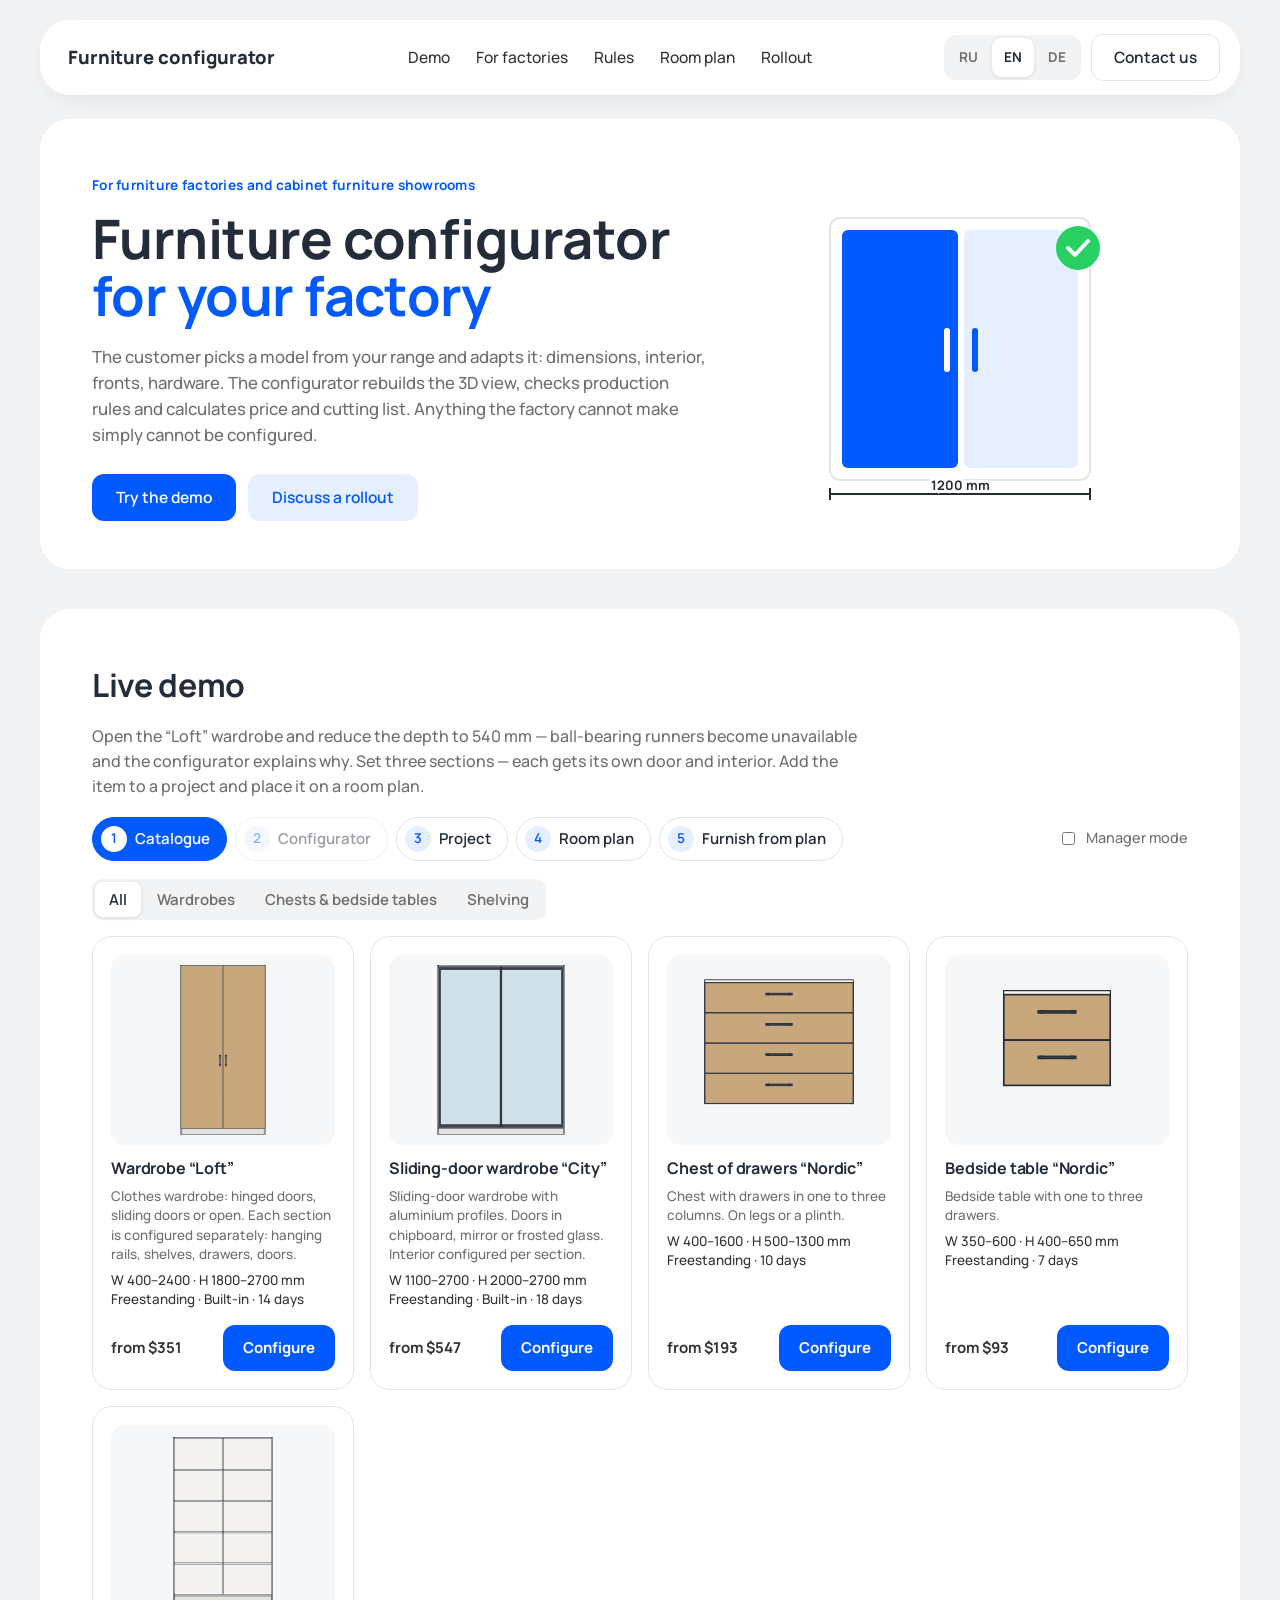
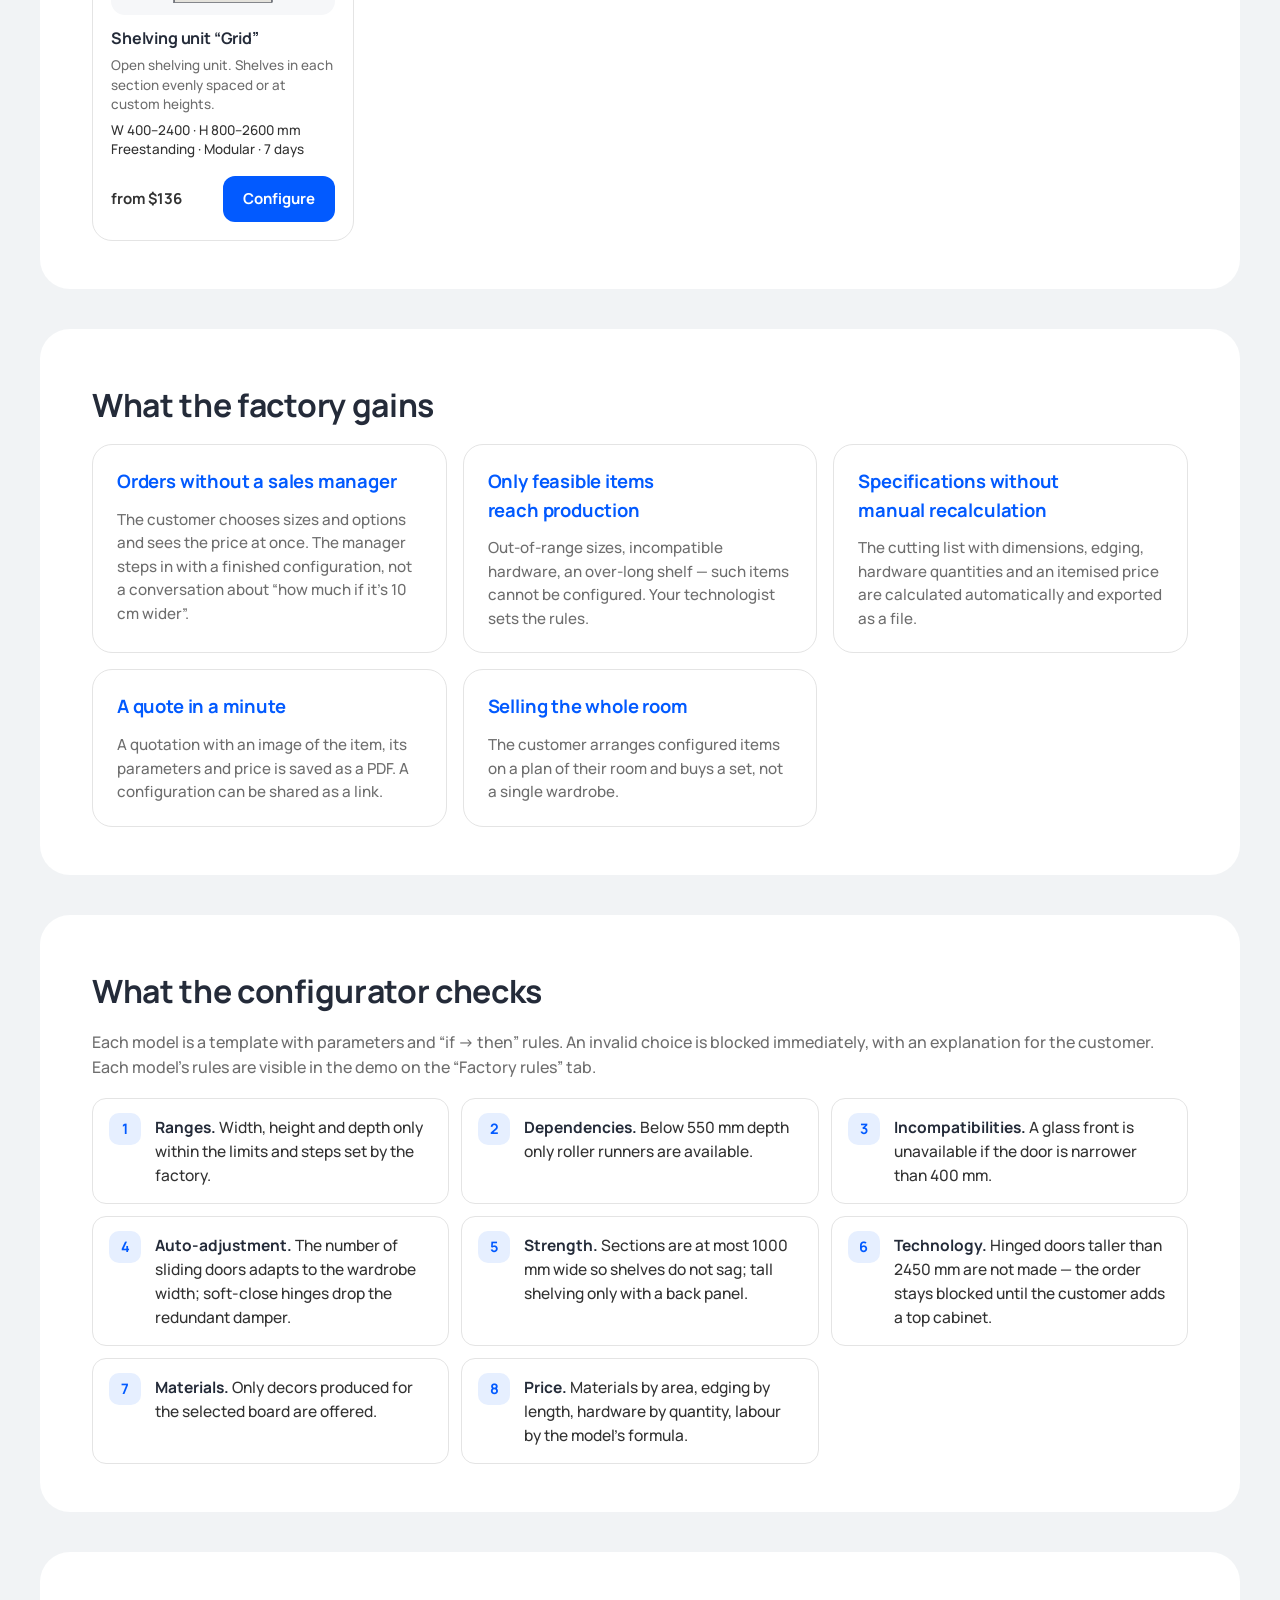
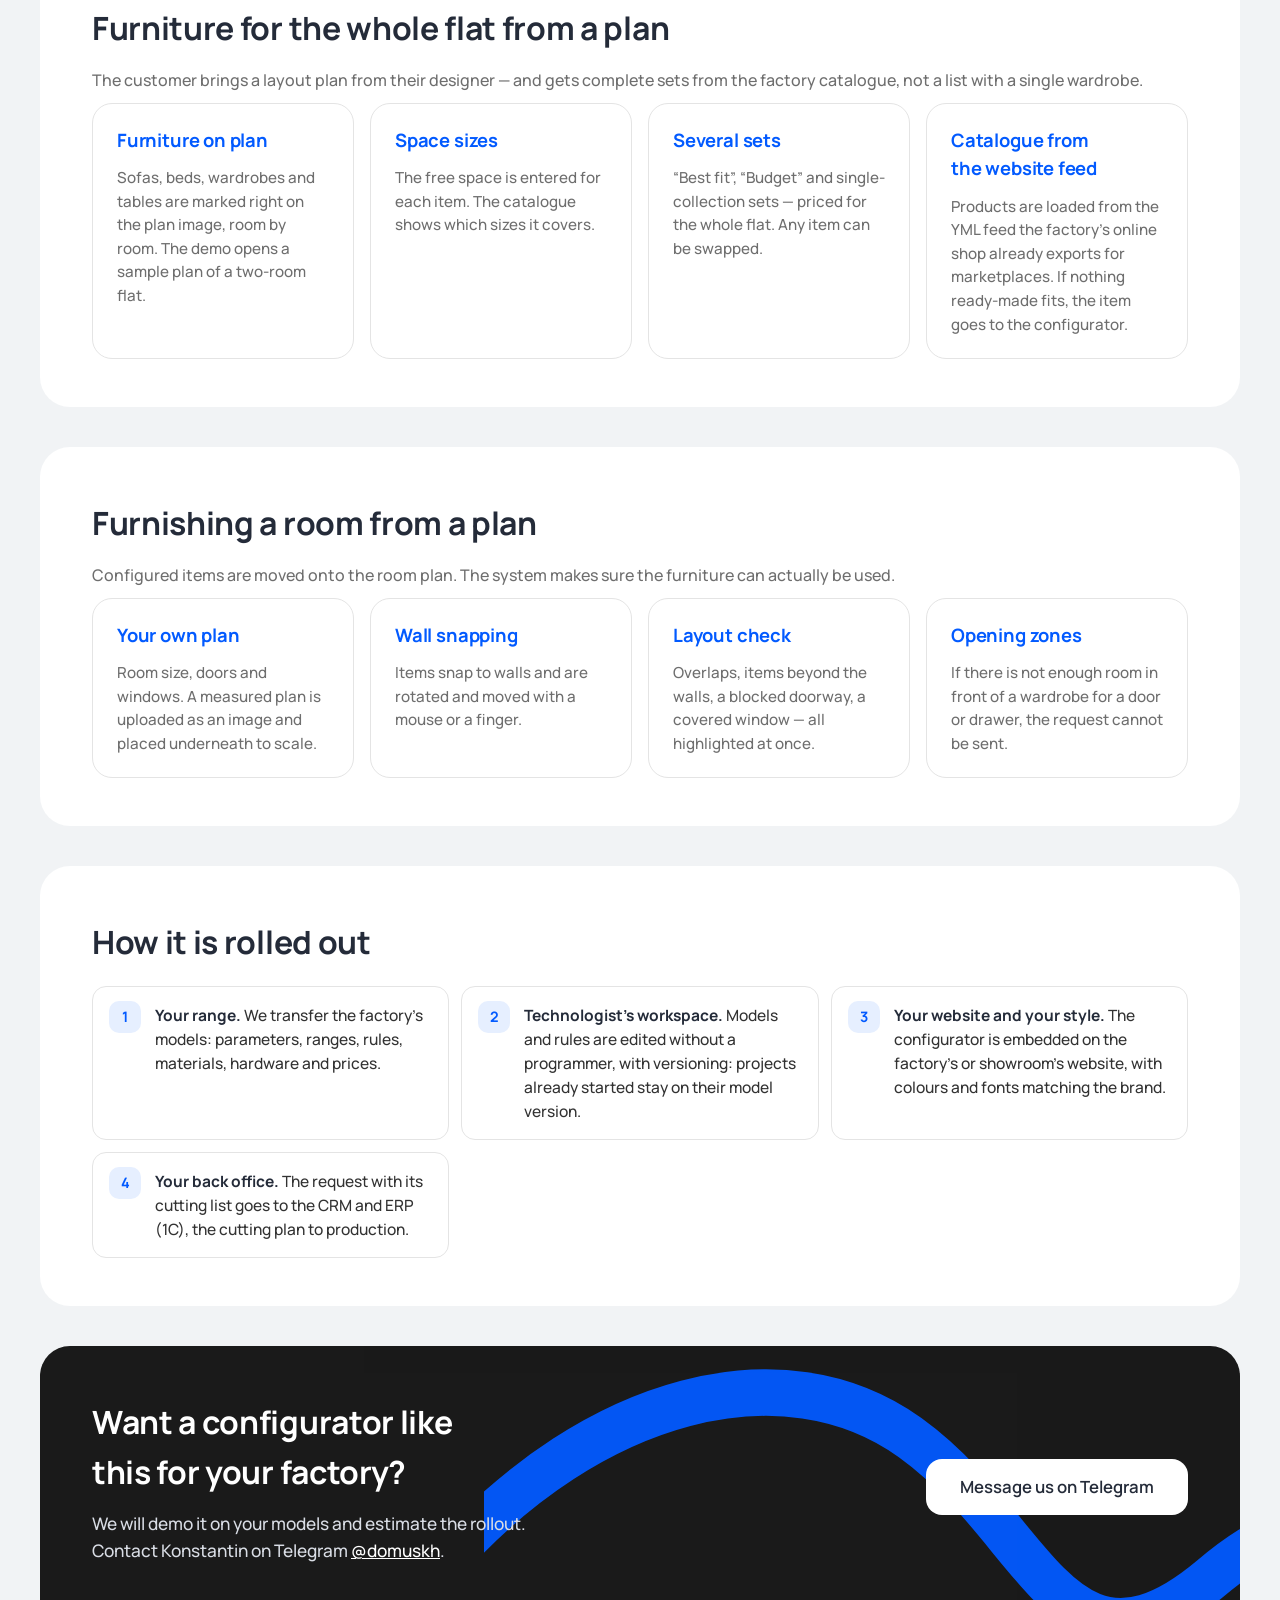
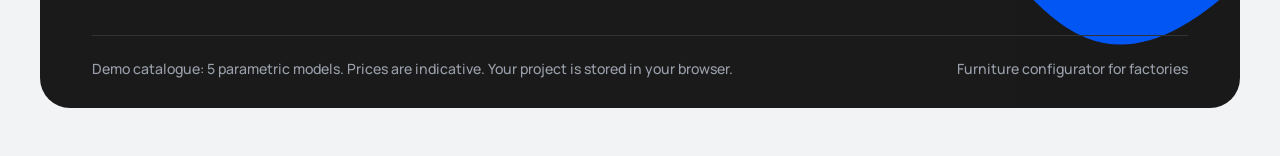
<file: index.html>
<!doctype html>
<html lang="ru">
<head>
  <meta charset="utf-8" />
  <meta name="viewport" content="width=device-width, initial-scale=1" />
  <title data-t>Конструктор мебели для вашей фабрики</title>
  <meta name="description" data-t-attr="content" content="Клиент сам настраивает шкаф, комод или стеллаж из ассортимента фабрики: 3D, правила производства, цена и деталировка пересчитываются мгновенно. Живое демо." />
  <link rel="preconnect" href="https://fonts.googleapis.com" />
  <link rel="stylesheet" href="https://fonts.googleapis.com/css2?family=Manrope:wght@500;600;700;800&display=swap" />
  <link rel="icon" href="data:image/svg+xml,%3Csvg xmlns=%27http://www.w3.org/2000/svg%27 viewBox=%270 0 32 32%27%3E%3Crect width=%2732%27 height=%2732%27 rx=%279%27 fill=%27%23025aff%27/%3E%3Cpath d=%27M9 7h14v18H9zM16 7v18M13 15v3M19 15v3%27 fill=%27none%27 stroke=%27%23fff%27 stroke-width=%272.2%27 stroke-linecap=%27round%27/%3E%3C/svg%3E" />
  <script type="module" crossorigin src="./assets/main-C-aB2QY3.js"></script>
  <link rel="stylesheet" crossorigin href="./assets/main-C3VaAbwR.css">
</head>
<body>
<div class="page">

  <header class="bar">
    <a class="brand" href="#top" data-t>Конструктор мебели</a>
    <nav class="bar-links" aria-label="Разделы" data-t-attr="aria-label">
      <a href="#demo" data-t>Демо</a>
      <a href="#value" data-t>Фабрике</a>
      <a href="#rules" data-t>Правила</a>
      <a href="#room" data-t>План помещения</a>
      <a href="#embed" data-t>Внедрение</a>
    </nav>
    <div class="bar-actions">
      <div class="lang-switch" role="group" aria-label="Язык" data-t-attr="aria-label"><button type="button" data-lang="ru" lang="ru">RU</button><button type="button" data-lang="en" lang="en">EN</button><button type="button" data-lang="de" lang="de">DE</button></div>
      <a class="btn btn-outline" href="https://t.me/domuskh" target="_blank" rel="noopener" data-t>Написать нам</a>
    </div>
  </header>

  <main id="top">
    <section class="card hero">
      <div class="hero-text">
        <p class="eyebrow" data-t>Для мебельных фабрик и салонов корпусной мебели</p>
        <h1><span data-t>Конструктор мебели</span> <span class="blue" data-t>для вашей фабрики</span></h1>
        <p class="lede" data-t>Клиент выбирает модель из вашего ассортимента и меняет её под себя: размеры, наполнение, фасады, фурнитуру. Конструктор перестраивает 3D, проверяет правила производства, считает цену и деталировку. Собрать то, что фабрика не умеет делать, нельзя.</p>
        <div class="actions">
          <a class="btn btn-primary" href="#demo" data-t>Попробовать демо</a>
          <a class="btn btn-soft" href="https://t.me/domuskh" target="_blank" rel="noopener" data-t>Обсудить внедрение</a>
        </div>
      </div>
      <div class="hero-art" aria-hidden="true">
        <svg viewBox="0 0 400 320" class="cab">
          <g fill="#fff" stroke="#e4e4e4" stroke-width="2"><rect x="70" y="30" width="260" height="262" rx="10"/></g>
          <g fill="#025aff"><rect x="82" y="42" width="116" height="238" rx="6"/></g>
          <g fill="#e6efff"><rect x="204" y="42" width="114" height="238" rx="6"/></g>
          <g fill="#fff"><rect x="184" y="140" width="6" height="44" rx="3"/></g><g fill="#025aff"><rect x="212" y="140" width="6" height="44" rx="3"/></g>
          <g stroke="#242b39" stroke-width="2" fill="none"><path d="M70 306h260M70 300v12M330 300v12"/></g>
          <text x="200" y="302" font-family="Manrope,Arial" font-size="13" font-weight="700" fill="#242b39" text-anchor="middle" style="paint-order:stroke" stroke="#fff" stroke-width="6" data-t>1200 мм</text>
          <g><circle cx="318" cy="60" r="22" fill="#27D061"/><path d="m308 60 7 7 13-14" stroke="#fff" stroke-width="4" fill="none" stroke-linecap="round" stroke-linejoin="round"/></g>
        </svg>
      </div>
    </section>

    <section id="demo" class="card">
      <div class="sec-head">
        <h2 data-t>Живое демо</h2>
        <p class="muted" data-t>Откройте шкаф «Лофт» и уменьшите глубину до 540 мм — шариковые направляющие станут недоступны, и конструктор объяснит почему. Поставьте три секции — у каждой будут своя дверь и своё наполнение. Добавьте изделие в проект и расставьте его на плане комнаты.</p>
      </div>
      <div id="furniture-builder" class="app-host"><p class="muted" data-t>Загружаем конструктор…</p></div>
    </section>

    <section id="value" class="card">
      <h2 data-t>Что это даёт фабрике</h2>
      <div class="grid value-grid">
        <article><h3 data-t>Заказ без участия менеджера</h3><p data-t>Клиент сам подбирает размеры и комплектацию и сразу видит цену. Менеджер подключается к готовой конфигурации, а не к разговору «а сколько будет, если на 10 см шире».</p></article>
        <article><h3 data-t>В производство уходит только выполнимое</h3><p data-t>Размеры вне диапазона, несовместимая фурнитура, слишком длинная полка — такие изделия собрать нельзя. Правила задаёт ваш технолог.</p></article>
        <article><h3 data-t>Спецификация без ручного пересчёта</h3><p data-t>Деталировка с размерами, кромка, фурнитура с количеством и цена по статьям считаются автоматически и выгружаются файлом.</p></article>
        <article><h3 data-t>КП за минуту</h3><p data-t>Коммерческое предложение с изображением изделия, параметрами и ценой сохраняется в PDF. Конфигурацией можно поделиться ссылкой.</p></article>
        <article><h3 data-t>Продажа комнаты целиком</h3><p data-t>Клиент расставляет настроенные изделия на плане своего помещения и покупает комплект, а не один шкаф.</p></article>
      </div>
    </section>

    <section id="rules" class="card">
      <h2 data-t>Что проверяет конструктор</h2>
      <p class="muted" data-t>Каждая модель — это шаблон с параметрами и правилами «если → то». Недопустимый выбор блокируется сразу, с пояснением для клиента. Правила каждой модели видны в демо на вкладке «Правила фабрики».</p>
      <ol class="checks-list">
        <li><b data-t>Диапазоны.</b> <span data-t>Ширина, высота и глубина — только в пределах и с шагом, которые задала фабрика.</span></li>
        <li><b data-t>Зависимости.</b> <span data-t>При глубине меньше 550 мм доступны только роликовые направляющие.</span></li>
        <li><b data-t>Несовместимости.</b> <span data-t>Стеклянный фасад недоступен, если дверь уже 400 мм.</span></li>
        <li><b data-t>Автоподбор.</b> <span data-t>Число дверей купе подстраивается под ширину шкафа, у петель с доводчиком отключается лишний амортизатор.</span></li>
        <li><b data-t>Прочность.</b> <span data-t>Секция не шире 1000 мм, чтобы полка не провисала; высокий стеллаж — только с задней стенкой.</span></li>
        <li><b data-t>Технология.</b> <span data-t>Распашная дверь выше 2450 мм не производится — заказ блокируется, пока клиент не добавит антресоль.</span></li>
        <li><b data-t>Материалы.</b> <span data-t>Декор предлагается только тот, что выпускается для выбранной плиты.</span></li>
        <li><b data-t>Цена.</b> <span data-t>Материалы по площади, кромка по метражу, фурнитура по количеству, работы по формуле модели.</span></li>
      </ol>
    </section>

    <section id="kit" class="card">
      <h2 data-t>Комплект мебели на всю квартиру по плану</h2>
      <p class="muted" data-t>Клиент приносит план расстановки от дизайнера — и получает готовые комплекты из каталога фабрики, а не список из одного шкафа.</p>
      <div class="grid embed-grid">
        <article><h3 data-t>Мебель на плане</h3><p data-t>Диваны, кровати, шкафы, столы отмечаются прямо на изображении плана, по помещениям. В демо открыт план-образец двухкомнатной квартиры.</p></article>
        <article><h3 data-t>Размеры мест</h3><p data-t>Под каждое изделие указывается свободное место. Каталог подсказывает, какие размеры он закрывает.</p></article>
        <article><h3 data-t>Несколько комплектов</h3><p data-t>«Точно по месту», «Эконом» и комплекты в одной коллекции — с ценой на всю квартиру. Любую позицию можно заменить.</p></article>
        <article><h3 data-t>Каталог из фида сайта</h3><p data-t>Товары загружаются из YML-фида, который интернет-магазин фабрики уже выгружает для маркетплейсов. Нет готового под размер — изделие уходит в конструктор.</p></article>
      </div>
    </section>

    <section id="room" class="card">
      <h2 data-t>Комплектация помещения по плану</h2>
      <p class="muted" data-t>Настроенные изделия переносятся на план комнаты. Система следит за тем, чтобы мебелью можно было пользоваться.</p>
      <div class="grid embed-grid">
        <article><h3 data-t>Свой план</h3><p data-t>Размеры комнаты, двери и окна. Обмерный план загружается картинкой и ложится подложкой в масштабе.</p></article>
        <article><h3 data-t>Привязка к стенам</h3><p data-t>Изделия прилипают к стенам, поворачиваются и двигаются мышью или пальцем.</p></article>
        <article><h3 data-t>Проверка расстановки</h3><p data-t>Пересечения, выход за стены, перекрытый дверной проём, закрытое окно — подсвечиваются сразу.</p></article>
        <article><h3 data-t>Зоны открывания</h3><p data-t>Если перед шкафом не хватает места для двери или ящика, оформить заявку нельзя.</p></article>
      </div>
    </section>

    <section id="embed" class="card">
      <h2 data-t>Как внедряется</h2>
      <ol class="steps-list">
        <li><b data-t>Ваш ассортимент.</b> <span data-t>Переносим модели фабрики: параметры, диапазоны, правила, материалы, фурнитуру и цены.</span></li>
        <li><b data-t>Кабинет технолога.</b> <span data-t>Модели и правила редактируются без программиста, с версиями: начатые проекты остаются на своей версии модели.</span></li>
        <li><b data-t>Ваш сайт и ваш стиль.</b> <span data-t>Конструктор встраивается на сайт фабрики или салона, цвета и шрифты — под бренд.</span></li>
        <li><b data-t>Ваш учёт.</b> <span data-t>Заявка с деталировкой уходит в CRM и 1С, раскрой — в производство.</span></li>
      </ol>
    </section>

    <section id="contact" class="card dark contact">
      <svg class="swoosh" viewBox="0 0 900 400" preserveAspectRatio="none" aria-hidden="true"><path d="M-40 250C120 90 330 40 470 130s170 260 330 140c60-45 100-60 180-40" fill="none" stroke="#025aff" stroke-width="46" stroke-linecap="round"/></svg>
      <div class="contact-text">
        <h2 data-t>Хотите такой конструктор для своей фабрики?</h2>
        <p><span data-t>Покажем на ваших моделях и рассчитаем внедрение. Менеджер Константин, Telegram</span> <a href="https://t.me/domuskh" target="_blank" rel="noopener">@domuskh</a>.</p>
      </div>
      <a class="btn btn-white" href="https://t.me/domuskh" target="_blank" rel="noopener" data-t>Написать в Telegram</a>
      <footer class="foot">
        <span data-t>Демонстрационный каталог: 5 параметрических моделей. Цены условные. Проект хранится в вашем браузере.</span>
        <span data-t>Конструктор мебели для фабрик</span>
      </footer>
    </section>
  </main>
</div>
</body>
</html>
</file>
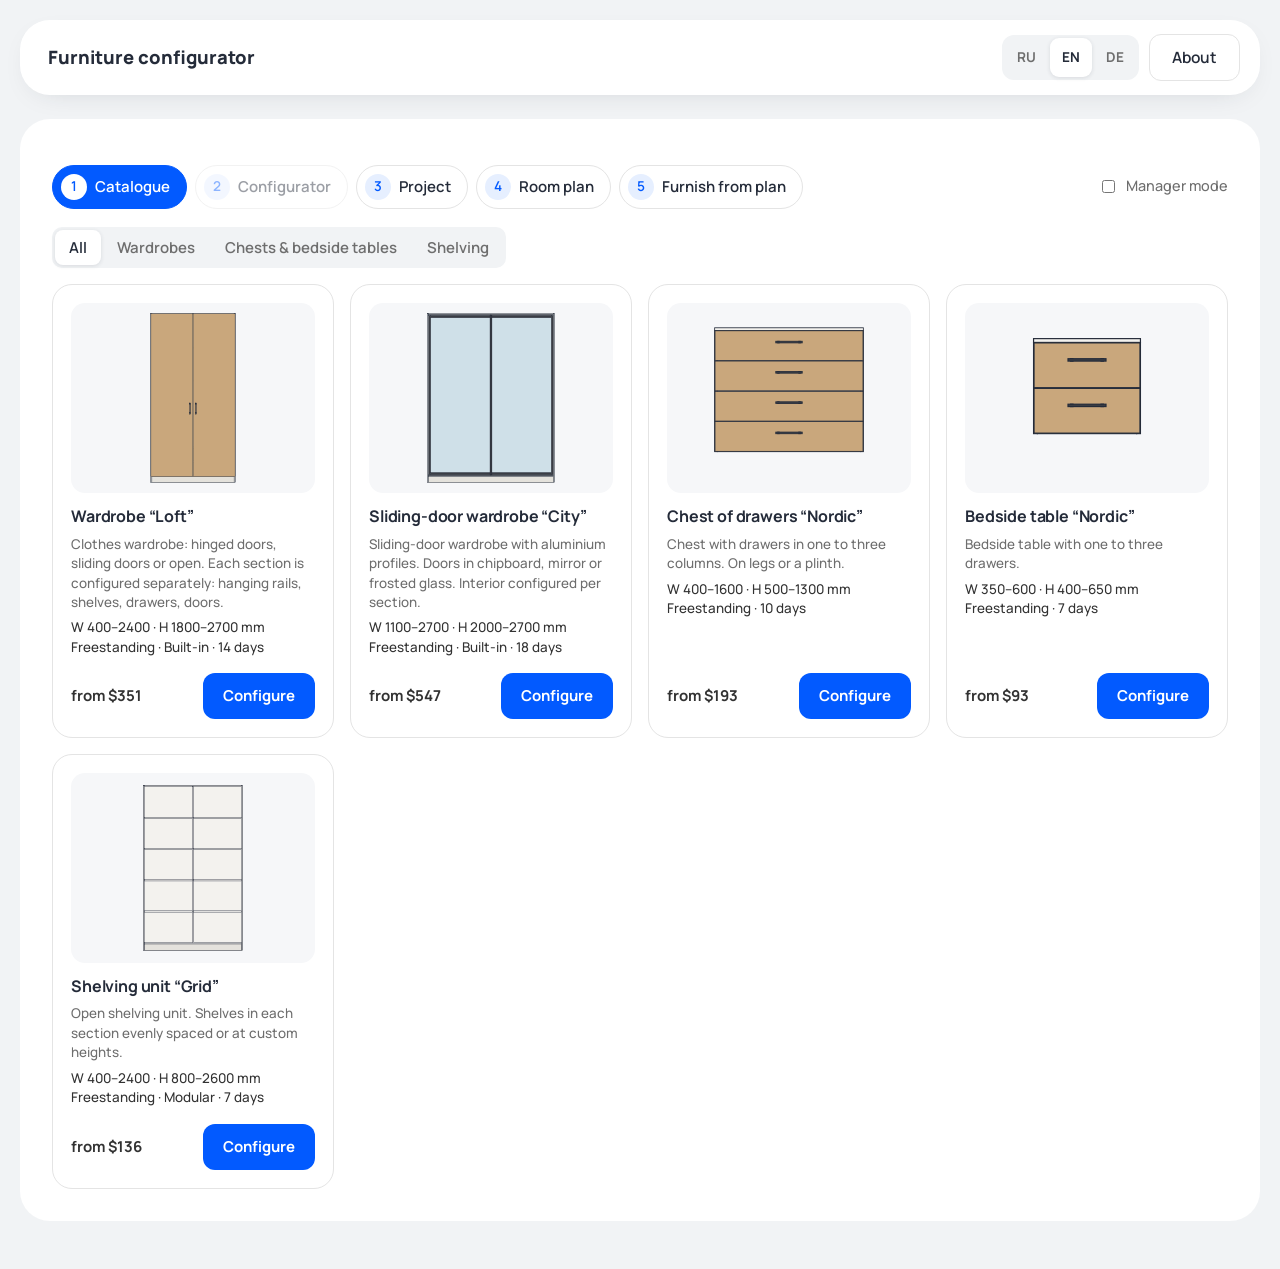
<file: app.html>
<!doctype html>
<html lang="ru">
<head>
  <meta charset="utf-8" />
  <meta name="viewport" content="width=device-width, initial-scale=1" />
  <title data-t="Конструктор мебели — демо">Конструктор мебели — демо</title>
  <link rel="preconnect" href="https://fonts.googleapis.com" />
  <link rel="stylesheet" href="https://fonts.googleapis.com/css2?family=Manrope:wght@500;600;700;800&display=swap" />
  <link rel="icon" href="data:image/svg+xml,%3Csvg xmlns=%27http://www.w3.org/2000/svg%27 viewBox=%270 0 32 32%27%3E%3Crect width=%2732%27 height=%2732%27 rx=%279%27 fill=%27%23025aff%27/%3E%3Cpath d=%27M9 7h14v18H9zM16 7v18M13 15v3M19 15v3%27 fill=%27none%27 stroke=%27%23fff%27 stroke-width=%272.2%27 stroke-linecap=%27round%27/%3E%3C/svg%3E" />
  <script type="module" crossorigin src="./assets/main-C-aB2QY3.js"></script>
  <link rel="stylesheet" crossorigin href="./assets/main-C3VaAbwR.css">
</head>
<body>
<div class="page app-page">
  <header class="bar">
    <a class="brand" href="index.html" data-t="Конструктор мебели">Конструктор мебели</a>
    <div class="bar-actions" style="margin-left:auto"><div class="lang-switch" role="group" aria-label="Язык" data-t-attr="aria-label"><button type="button" data-lang="ru" lang="ru">RU</button><button type="button" data-lang="en" lang="en">EN</button><button type="button" data-lang="de" lang="de">DE</button></div><a class="btn btn-outline" href="index.html" data-t="О продукте">О продукте</a></div>
  </header>
  <main><section class="card"><div id="furniture-builder" class="app-host"><p class="muted" data-t>Загружаем конструктор…</p></div></section></main>
</div>
</body>
</html>
</file>
<file: assets/main-C3VaAbwR.css>
:root{--bg: #f1f3f5;--surface: #ffffff;--ink: #323232;--head: #242b39;--muted: #6e6e6e;--line: #e4e4e4;--accent: #025aff;--accent-hover: #0f5eff;--accent-soft: #e6efff;--dark: #1a1a1a;--ok: #27d061;--crit: #e0443a;--font: "Manrope", "Gilroy", "Helvetica Neue", Arial, sans-serif;--r-card: 30px;--r-inner: 20px;--r-btn: 12px}*{box-sizing:border-box}html{scroll-behavior:smooth}body{margin:0;background:var(--bg);color:var(--ink);font-family:var(--font);font-size:16px;line-height:1.55;font-weight:500}.page{max-width:1240px;margin:0 auto;padding-inline:20px;padding-block:20px 48px;display:flex;flex-direction:column;gap:40px}.bar+main{margin-top:-16px}main{display:flex;flex-direction:column;gap:40px}a{color:var(--accent)}h1,h2,h3{color:var(--head);margin:0;text-wrap:balance;letter-spacing:-.01em}h1{font-size:3.4rem;line-height:1.05;font-weight:700;margin-bottom:20px}h1 .blue{color:var(--accent)}h2{font-size:2rem;font-weight:700;margin-bottom:14px}h3{font-size:1.15rem;font-weight:700;margin-bottom:8px}p{margin:0 0 10px}.muted{color:var(--muted)}.small{font-size:.85rem}.eyebrow{color:var(--accent);font-weight:700;font-size:.85rem;letter-spacing:.02em;margin:0 0 14px}.lede{max-width:56ch;color:var(--muted);font-size:1.05rem;margin:0 0 26px}.bar{background:var(--surface);border-radius:var(--r-card);padding:14px 20px 14px 28px;display:flex;align-items:center;gap:24px;position:sticky;top:12px;z-index:5;box-shadow:0 8px 30px -18px #242b3940}.brand{color:var(--head);text-decoration:none;font-weight:800;font-size:1.15rem;white-space:nowrap}.bar-links{display:flex;gap:26px;margin-inline:auto;font-size:.97rem}.bar-links a{color:var(--ink);text-decoration:none}.bar-links a:hover,.bar-links a:focus-visible{color:var(--accent)}.bar-actions{display:flex;gap:10px;align-items:center}.lang-switch{display:inline-flex;gap:2px;padding:3px;background:var(--bg);border-radius:var(--r-btn)}.lang-switch button{font:inherit;font-size:.85rem;font-weight:700;border:0;background:none;color:var(--muted);padding:9px 12px;border-radius:9px;cursor:pointer}.lang-switch button:hover{color:var(--head)}.lang-switch button:focus-visible{outline:2px solid var(--accent);outline-offset:1px}.lang-switch .on{background:var(--surface);color:var(--head);box-shadow:0 1px 4px #242b391f}.icon-btn{width:50px;height:50px;border:1px solid var(--line);border-radius:14px;display:grid;place-items:center;background:var(--surface)}.icon-btn:hover{border-color:var(--accent)}.btn{display:inline-flex;align-items:center;gap:8px;text-decoration:none;padding:14px 24px;border-radius:var(--r-btn);font-weight:600;font-size:.97rem;line-height:1.2;transition:background .15s ease,color .15s ease,border-color .15s ease}.btn-primary{background:var(--accent);color:#fff}.btn-primary:hover,.btn-primary:focus-visible{background:var(--accent-hover)}.btn-soft{background:var(--accent-soft);color:var(--accent)}.btn-soft:hover,.btn-soft:focus-visible{background:#d8e6ff}.btn-outline{background:var(--surface);color:var(--head);border:1px solid var(--line);padding:13px 22px}.btn-outline:hover,.btn-outline:focus-visible{border-color:var(--accent);color:var(--accent)}.btn-white{background:#fff;color:var(--head);padding:18px 34px;font-size:1.05rem;border-radius:16px}.btn-white:hover,.btn-white:focus-visible{color:var(--accent)}.card{background:var(--surface);border-radius:var(--r-card);padding:52px 52px 48px}.hero{display:grid;grid-template-columns:1.15fr .85fr;gap:24px;align-items:center;padding-block:56px 48px}.hero-art{display:grid;place-items:center}.hero-art .quad{width:100%;max-width:420px;height:auto}.actions{display:flex;gap:12px;flex-wrap:wrap}.sec-head p{max-width:78ch}.engine-status{display:flex;align-items:center;gap:12px;margin:16px 0 12px;font-size:.92rem;color:var(--muted);flex-wrap:wrap}.engine-status .bar-track{flex:0 0 180px;height:8px;background:var(--accent-soft);border-radius:4px;overflow:hidden}.engine-status .fill{height:100%;width:0;background:var(--accent);transition:width .4s ease;border-radius:4px}.engine-status.ready{color:#1a9a4a}.engine-status.error{color:var(--crit)}.engine-status.error .fill{background:var(--crit)}.widget-host{min-height:720px;background:var(--surface);border:1px solid var(--line);border-radius:var(--r-inner);overflow:hidden}.cart-note{margin:14px 0 0;padding:14px 18px;background:var(--accent-soft);color:var(--head);border-radius:14px;font-size:.95rem}.cart-note[hidden]{display:none}.grid{display:grid;gap:16px}.value-grid{grid-template-columns:repeat(auto-fit,minmax(280px,1fr))}.embed-grid{grid-template-columns:repeat(auto-fit,minmax(240px,1fr))}.grid article{border:1px solid var(--line);border-radius:var(--r-inner);padding:22px 24px;display:flex;flex-direction:column;gap:4px;background:var(--surface)}.grid article h3{color:var(--accent)}.grid article p{color:var(--muted);font-size:.95rem;margin:0;flex:1}.checks-list{counter-reset:c;list-style:none;margin:18px 0 0;padding:0;display:grid;grid-template-columns:repeat(auto-fit,minmax(300px,1fr));gap:12px}.checks-list li{counter-increment:c;position:relative;padding:16px 18px 16px 62px;border:1px solid var(--line);border-radius:14px;font-size:.97rem}.checks-list li:before{content:counter(c);position:absolute;left:16px;top:14px;width:32px;height:32px;border-radius:10px;background:var(--accent-soft);color:var(--accent);font-weight:700;font-size:.9rem;display:grid;place-items:center}.checks-list b{color:var(--head);font-weight:700}.shots{display:grid;grid-template-columns:repeat(auto-fit,minmax(300px,1fr));gap:16px}.shots figure{margin:0;border:1px solid var(--line);border-radius:var(--r-inner);overflow:hidden;background:var(--surface)}.shots .zoom{display:block;position:relative;cursor:zoom-in}.shots .zoom:after{content:"Открыть крупно";position:absolute;right:12px;bottom:12px;background:#242b39d1;color:#fff;font-size:.8rem;font-weight:600;padding:6px 10px;border-radius:8px;opacity:0;transition:opacity .15s}.shots .zoom:hover:after,.shots .zoom:focus-visible:after{opacity:1}.shots img{display:block;width:100%;height:auto;max-width:100%;border-bottom:1px solid var(--line)}.lightbox{position:fixed;top:0;right:0;bottom:0;left:0;z-index:50;background:#0f1117e0;display:grid;place-items:center;padding:24px;cursor:zoom-out}.lightbox[hidden]{display:none}.lightbox img{max-width:min(1400px,100%);max-height:100%;width:auto;height:auto;border-radius:14px;background:#fff;box-shadow:0 30px 80px -20px #0009;cursor:default}.lightbox-close{position:absolute;top:16px;right:20px;width:48px;height:48px;border:0;border-radius:14px;background:#fff;color:var(--head);font-size:28px;line-height:1;cursor:pointer}.lightbox-close:hover,.lightbox-close:focus-visible{color:var(--accent)}.shots figcaption{padding:14px 18px;font-size:.92rem;color:var(--muted)}.shots figcaption b{color:var(--head);font-weight:700}.dark{background:var(--dark);color:#fff;position:relative;overflow:hidden}.dark h2,.dark a{color:#fff}.dark .btn-white{color:var(--head)}.dark .btn-white:hover,.dark .btn-white:focus-visible{color:var(--accent)}.contact{display:grid;grid-template-columns:1fr auto;gap:24px 40px;align-items:center;padding-block:52px 28px}.contact-text{position:relative;max-width:46ch}.contact-text p{color:#d9dde5;font-size:1.08rem}.contact .btn-white{position:relative;justify-self:end}.swoosh{position:absolute;right:-60px;top:-40px;width:68%;height:112%;opacity:.95;pointer-events:none}.foot{grid-column:1 / -1;position:relative;display:flex;justify-content:space-between;gap:16px;flex-wrap:wrap;margin-top:36px;padding-top:22px;border-top:1px solid #333;font-size:.88rem;color:#9aa0ab}@media (max-width: 900px){.hero{grid-template-columns:1fr}.hero-art{order:-1}.hero-art .quad{max-width:260px}.bar-links{display:none}.contact{grid-template-columns:1fr}.contact .btn-white{justify-self:start}.swoosh{width:120%;right:-30%;top:auto;bottom:-20%;opacity:.5}}@media (max-width: 560px){.page{padding-inline:12px;padding-block:12px 28px;gap:20px}main{gap:20px}.bar+main{margin-top:-6px}.card{padding:26px 20px 24px;border-radius:22px}.bar{padding:10px 12px 10px 18px;border-radius:22px;top:8px;gap:12px}.bar-actions{margin-left:auto}.lang-switch button{padding:7px 9px}.btn-outline{display:none}h1{font-size:2.1rem}h2{font-size:1.5rem}.engine-status .bar-track{flex-basis:110px}.widget-host{min-height:560px}}@media (prefers-reduced-motion: reduce){html{scroll-behavior:auto}.engine-status .fill{transition:none}}.app-host{min-height:720px;margin-top:18px}.app-page{max-width:1480px}.app-page .card{padding:28px 32px 32px}.steps-list{counter-reset:c;list-style:none;margin:18px 0 0;padding:0;display:grid;grid-template-columns:repeat(auto-fit,minmax(300px,1fr));gap:12px}.steps-list li{counter-increment:c;position:relative;padding:16px 18px 16px 62px;border:1px solid var(--line);border-radius:14px;font-size:.97rem}.steps-list li:before{content:counter(c);position:absolute;left:16px;top:14px;width:32px;height:32px;border-radius:10px;background:var(--accent-soft);color:var(--accent);font-weight:700;font-size:.9rem;display:grid;place-items:center}.steps-list b{color:var(--head);font-weight:700}.hero-art .cab{width:100%;max-width:400px;height:auto}@media (max-width: 560px){.app-page .card{padding:18px 14px 20px}}.fb{--accent: #025aff;--accent-soft: #e6efff;--head: #242b39;--ink: #323232;--muted: #6e6e6e;--line: #e4e4e4;--ok: #1a9a4a;--crit: #e0443a;--warn: #b26a00;font-family:Manrope,Helvetica Neue,Arial,sans-serif;color:var(--ink);font-size:15px;line-height:1.45;font-weight:500}.fb{scroll-margin-top:110px}.fb *,.fb *:before,.fb *:after{box-sizing:border-box}.fb h2{font-size:1.35rem;margin:0 0 2px;color:var(--head)}.fb h3{font-size:1rem;margin:18px 0 8px;color:var(--head)}.fb .muted{color:var(--muted)}.fb .small{font-size:.84rem}.fb .r{text-align:right}.fb .pad{padding:24px}.fb button{font:inherit;cursor:pointer}.fb button:disabled{cursor:not-allowed;opacity:.45}.fb button:focus-visible,.fb input:focus-visible,.fb select:focus-visible,.fb summary:focus-visible{outline:2px solid var(--accent);outline-offset:2px}.fb .btn{border:0;border-radius:12px;padding:12px 20px;font-weight:700}.fb .btn.primary{background:var(--accent);color:#fff}.fb .btn.soft{background:var(--accent-soft);color:var(--accent)}.fb .link{background:none;border:0;padding:0;color:var(--accent);font-weight:600}.fb .tool{border:1px solid var(--line);background:#fff;border-radius:10px;min-width:40px;height:40px;font-weight:600;color:var(--head)}.fb .tool.wide{padding:0 14px}.fb .tool:hover:not(:disabled){border-color:var(--accent);color:var(--accent)}.fb .check{display:inline-flex;gap:8px;align-items:center;font-size:.9rem}.fb .steps{display:flex;gap:8px;flex-wrap:wrap;align-items:center;margin-bottom:18px}.fb .steps button{display:flex;align-items:center;gap:8px;border:1px solid var(--line);background:#fff;border-radius:999px;padding:8px 16px 8px 8px;font-weight:600;color:var(--head)}.fb .steps i{font-style:normal;width:26px;height:26px;border-radius:50%;background:var(--accent-soft);color:var(--accent);display:grid;place-items:center;font-size:.85rem}.fb .steps .on{border-color:var(--accent);background:var(--accent);color:#fff}.fb .steps .on i{background:#fff}.fb .role{margin-left:auto;color:var(--muted)}.fb .seg{display:inline-flex;background:#f1f3f5;border-radius:10px;padding:3px;gap:2px;flex-wrap:wrap}.fb .seg button{border:0;background:none;padding:7px 14px;border-radius:8px;font-weight:600;color:var(--muted)}.fb .seg .on{background:#fff;color:var(--head);box-shadow:0 1px 4px #242b391f}.fb .cats{margin-bottom:16px}.fb .cards{display:grid;grid-template-columns:repeat(auto-fill,minmax(250px,1fr));gap:16px}.fb .card-model{border:1px solid var(--line);border-radius:20px;padding:18px;display:flex;flex-direction:column;gap:6px;background:#fff}.fb .card-model h3{margin:6px 0 0}.fb .card-model p{margin:0}.fb .thumb{width:100%;height:190px;background:#f6f7f9;border-radius:14px}.fb .card-foot{display:flex;justify-content:space-between;align-items:center;margin-top:auto;padding-top:10px}.fb .cfg-head{display:flex;gap:16px;align-items:center;flex-wrap:wrap;margin-bottom:14px}.fb .tools{margin-left:auto;display:flex;gap:6px;flex-wrap:wrap}.fb .cfg-body{display:grid;grid-template-columns:minmax(0,1fr) 380px;gap:20px;align-items:start}.fb .stage-bar{display:flex;gap:10px;align-items:center;flex-wrap:wrap;margin-bottom:10px}.fb .stage-view{position:relative;height:520px;border-radius:20px;overflow:hidden;background:radial-gradient(120% 90% at 50% 20%,#fff,#eef1f5 70%,#e3e7ee);border:1px solid var(--line)}.fb .view3d{position:relative;width:100%;height:100%;overflow:hidden}.fb .view3d canvas{position:absolute;top:0;right:0;bottom:0;left:0;display:block;touch-action:none}.fb .scheme{width:100%;height:100%;background:#fff}.fb .notices{display:grid;gap:6px;margin-top:10px}.fb .notice{border-radius:12px;padding:10px 14px;font-size:.9rem;margin-top:10px}.fb .notices .notice{margin-top:0}.fb .notice.ok{background:#e8f8ee;color:#136b35}.fb .notice.info{background:var(--accent-soft);color:#0a3fa8}.fb .notice.warn{background:#fff4df;color:#7a4a00}.fb .notice.error{background:#fdebea;color:#a3241c;font-weight:600}.fb .tabs{display:flex;gap:4px;border-bottom:1px solid var(--line);margin:18px 0 10px}.fb .tabs button{border:0;background:none;padding:10px 14px;font-weight:700;color:var(--muted);border-bottom:2px solid transparent;margin-bottom:-1px}.fb .tabs .on{color:var(--accent);border-color:var(--accent)}.fb .scroll{overflow-x:auto}.fb .tbl{width:100%;border-collapse:collapse;font-size:.88rem;margin-bottom:14px}.fb .tbl th{text-align:left;color:var(--muted);font-weight:600;font-size:.8rem}.fb .tbl th.r{text-align:right}.fb .tbl td,.fb .tbl th{padding:7px 8px;border-bottom:1px solid var(--line);vertical-align:top}.fb .tbl .sum td{font-weight:800;font-size:1rem;color:var(--head);border-bottom:0}.fb code{font-family:ui-monospace,Menlo,monospace;font-size:.8rem;background:#f1f3f5;padding:1px 5px;border-radius:5px}.fb .panel{border:1px solid var(--line);border-radius:20px;padding:14px 16px;background:#fff;position:sticky;top:90px;max-height:calc(100vh - 110px);overflow-y:auto}.fb .search{width:100%;border:1px solid var(--line);border-radius:10px;padding:9px 12px;font:inherit;margin-bottom:6px}.fb details{border-bottom:1px solid var(--line);padding:4px 0 10px}.fb summary{font-weight:800;color:var(--head);padding:8px 0;cursor:pointer}.fb .ctl{padding:7px 0}.fb .ctl-name{font-weight:600;font-size:.9rem;margin-bottom:5px}.fb .ptabs{display:flex;width:100%;margin:10px 0 4px}.fb .ptabs button{flex:1;padding:7px 6px;font-size:.86rem}.fb .ctl.info{display:flex;justify-content:space-between;gap:10px;align-items:baseline}.fb .ctl.info .ctl-name{margin:0;color:var(--muted)}.fb .ctl.info b{color:var(--head)}.fb .mat-card{display:flex;gap:10px;align-items:center;padding:8px 10px;margin:6px 0 4px;border:1px solid var(--line);border-radius:12px}.fb .mat-card i{flex:0 0 44px;height:44px;border-radius:8px;border:1px solid rgba(0,0,0,.12)}.fb .hw-card{display:flex;justify-content:space-between;gap:10px;font-size:.82rem;padding:6px 10px;margin:-2px 0 6px;background:#f6f7f9;border-radius:9px;color:var(--muted)}.fb .hw-card b{color:var(--head);white-space:nowrap}.fb .why{font-size:.8rem;color:var(--warn);margin-top:4px}.fb .num{display:grid;grid-template-columns:36px 1fr 36px;gap:6px;align-items:center}.fb .num button{height:36px;border:1px solid var(--line);background:#fff;border-radius:9px;font-size:1.1rem;font-weight:700;color:var(--head)}.fb .num input[type=number]{height:36px;border:1px solid var(--line);border-radius:9px;text-align:center;font:inherit;font-weight:700;width:100%}.fb .num .range{grid-column:1 / -1;width:100%;accent-color:var(--accent)}.fb .num .lim{grid-column:1 / -1}.fb .opts{display:flex;flex-wrap:wrap;gap:6px}.fb .opts button{border:1px solid var(--line);background:#fff;border-radius:9px;padding:7px 12px;font-weight:600;font-size:.88rem;color:var(--head)}.fb .opts .on{border-color:var(--accent);background:var(--accent-soft);color:var(--accent)}.fb .opts button:disabled{text-decoration:line-through}.fb .swatches{display:flex;flex-wrap:wrap;gap:6px;align-items:center}.fb .swatch{width:34px;height:34px;border-radius:9px;border:2px solid transparent;padding:2px;background:none}.fb .swatch i{display:block;width:100%;height:100%;border-radius:6px;border:1px solid rgba(0,0,0,.14)}.fb .swatch.on{border-color:var(--accent)}.fb .switch{display:inline-flex;gap:8px;align-items:center;font-weight:600}.fb .switch input{width:18px;height:18px;accent-color:var(--accent)}.fb .buy{position:sticky;bottom:-14px;background:#fff;padding:12px 0 4px;display:grid;gap:10px;border-top:1px solid var(--line);margin-top:8px}.fb .total{display:flex;justify-content:space-between;align-items:baseline;gap:12px}.fb .total b{font-size:1.5rem;color:var(--head);font-weight:800}.fb .exports{display:flex;flex-wrap:wrap;gap:6px 14px;font-size:.85rem}.fb .toast{position:fixed;left:50%;bottom:28px;transform:translate(-50%);background:var(--head);color:#fff;padding:12px 20px;border-radius:12px;z-index:60}.fb .empty{text-align:center;padding:60px 20px}.fb .project-foot{display:flex;gap:16px;align-items:center;flex-wrap:wrap;justify-content:flex-end}.fb .project-foot .check{margin-right:auto}.fb .project-foot .total{flex-direction:column;align-items:flex-end;gap:0}.fb .qty{width:64px;height:34px;border:1px solid var(--line);border-radius:9px;text-align:center;font:inherit}.fb .room{display:grid;grid-template-columns:300px minmax(0,1fr);gap:20px;align-items:start}.fb .room-side{display:grid;gap:8px}.fb .room-side h3:first-child{margin-top:0}.fb .row2{display:grid;grid-template-columns:1fr 1fr;gap:8px;align-items:end}.fb .room-side label{display:grid;gap:4px;font-size:.82rem;color:var(--muted)}.fb .room-side input[type=number],.fb .room-side select{height:36px;border:1px solid var(--line);border-radius:9px;padding:0 8px;font:inherit;width:100%;background:#fff}.fb .el{display:grid;grid-template-columns:auto 1fr auto;gap:6px 8px;align-items:center;font-size:.88rem}.fb .el input[type=range]{grid-column:1 / -1;accent-color:var(--accent)}.fb .plan{width:100%;max-height:640px;background:#f6f7f9;border-radius:20px;border:1px solid var(--line);touch-action:none;-webkit-user-select:none;user-select:none}.fb .file{cursor:pointer;display:inline-block}.fb .file input{position:absolute;width:1px;height:1px;opacity:0;pointer-events:none}.fb .file:focus-within{outline:2px solid var(--accent);outline-offset:2px}.fb .kit-start{display:flex;gap:12px;justify-content:center;flex-wrap:wrap;margin:20px 0 14px}.fb .kit-head{display:flex;gap:16px;align-items:center;justify-content:space-between;flex-wrap:wrap;margin-bottom:16px}.fb .kit-items{display:grid;grid-template-columns:minmax(0,1fr) 400px;gap:20px;align-items:start}.fb .kit-plan{position:relative;border:1px solid var(--line);border-radius:20px;overflow:hidden;background:#fff;cursor:crosshair;line-height:0}.fb .kit-plan img{width:100%;height:auto;display:block}.fb .mark{position:absolute;transform:translate(-50%,-50%);width:26px;height:26px;border-radius:50%;border:2px solid #fff;background:var(--accent);color:#fff;font-size:.75rem;font-weight:800;padding:0;line-height:1;box-shadow:0 1px 5px #242b3959}.fb .mark.on{background:var(--head);transform:translate(-50%,-50%) scale(1.25);z-index:2}.fb .kit-list h3{margin-top:0}.fb .kit-row{display:grid;grid-template-columns:26px minmax(0,1.3fr) minmax(0,1fr) 56px 20px;gap:6px;align-items:center;padding:5px 6px;border-radius:10px;border:1px solid transparent}.fb .kit-row.on{border-color:var(--accent);background:var(--accent-soft)}.fb .kit-row i{font-style:normal;width:24px;height:24px;border-radius:50%;background:var(--accent-soft);color:var(--accent);display:grid;place-items:center;font-size:.75rem;font-weight:800}.fb .kit-row select,.fb .kit-row input,.fb .kit-sizes input,.fb .kit-lines select{height:34px;border:1px solid var(--line);border-radius:9px;padding:0 8px;font:inherit;font-size:.88rem;background:#fff;width:100%;min-width:0}.fb .kit-row .qty{width:100%;padding:0 4px}.fb .kit-row .link{font-size:1.2rem;line-height:1}.fb .kit-sizes input{width:120px}.fb .kit-lines select{min-width:260px;max-width:460px}.fb .kit-lines td,.fb .kit-sizes td{vertical-align:middle}.fb .kit-actions{display:flex;gap:10px;justify-content:flex-end;flex-wrap:wrap;margin-top:14px}.fb .kit-catalog{display:flex;gap:8px 18px;flex-wrap:wrap;align-items:center;font-size:.9rem;padding:10px 14px;border:1px solid var(--line);border-radius:12px}.fb .kit-tabs{display:grid;grid-template-columns:repeat(auto-fit,minmax(180px,1fr));gap:10px;margin:16px 0 10px}.fb .kit-tabs button{display:grid;gap:2px;text-align:left;border:1px solid var(--line);background:#fff;border-radius:14px;padding:12px 14px;color:var(--head)}.fb .kit-tabs button span{font-weight:800;font-size:1.15rem}.fb .kit-tabs button span.small{font-weight:500;font-size:.8rem;color:var(--muted)}.fb .kit-tabs .on{border-color:var(--accent);background:var(--accent-soft)}.fb .kit-lines td.r{white-space:nowrap}.fb .kit-photo{position:relative;display:grid;place-items:center;width:96px;height:72px;padding:0;border:1px solid var(--line);border-radius:10px;background:#fff;overflow:hidden;cursor:zoom-in}.fb .kit-photo.is-3d{background:linear-gradient(#f7f8fa,#eceef2)}.fb .kit-photo.empty{cursor:default;background:#f7f8fa}.fb .kit-photo img{width:100%;height:100%;object-fit:contain;display:block}.fb .kit-photo i{position:absolute;right:4px;bottom:4px;font-style:normal;font-size:.62rem;font-weight:800;line-height:1;padding:3px 4px;border-radius:5px;background:#242b39b8;color:#fff}.fb .kit-photo:hover:not(:disabled){border-color:var(--accent)}.fb .kit-lightbox{position:fixed;top:0;right:0;bottom:0;left:0;z-index:1000;display:grid;place-items:center;padding:16px;background:#14182199}.fb .kit-lightbox figure{margin:0;width:min(720px,100%);max-height:calc(100vh - 32px);overflow:auto;background:#fff;border-radius:18px;padding:14px;display:grid;gap:10px}.fb .kit-lightbox img{width:100%;max-height:70vh;object-fit:contain;border-radius:12px;background:linear-gradient(#f7f8fa,#eceef2)}.fb .kit-lightbox figcaption{display:grid;gap:2px}.fb .kit-lightbox .link{justify-self:end}@media (max-width: 980px){.fb .cfg-body,.fb .room,.fb .kit-items{grid-template-columns:minmax(0,1fr)}.fb .panel{position:static;max-height:none}.fb .stage-view{height:380px}.fb .role,.fb .tools{margin-left:0}}@media (prefers-reduced-motion: reduce){.fb *{transition:none!important}}
</file>
